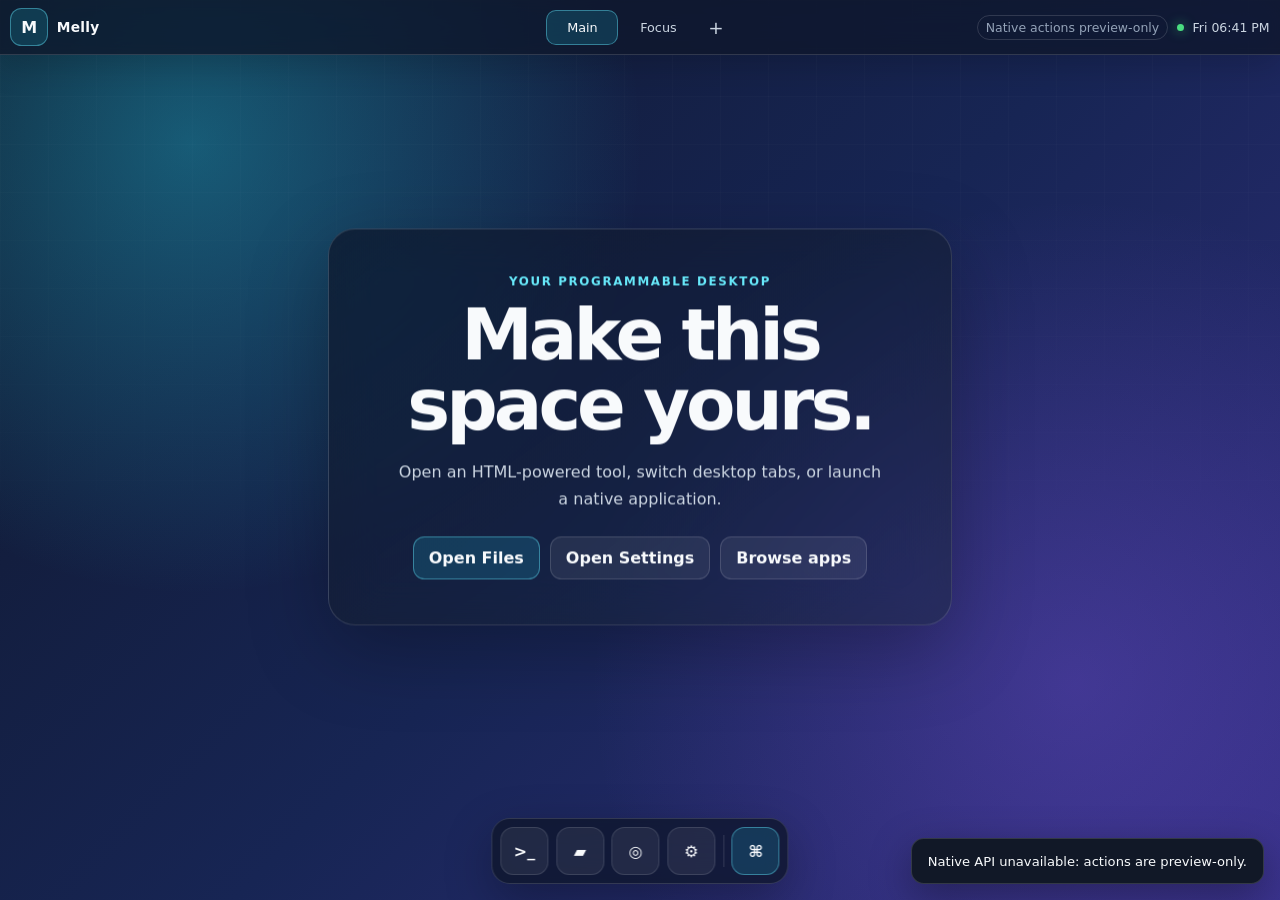
<file: index.html>
<!doctype html>
<html lang="en">
  <head>
    <meta charset="utf-8">
    <meta name="viewport" content="width=device-width, initial-scale=1">
    <meta name="color-scheme" content="dark">
    <meta name="theme-color" content="#111827">
    <title>Melly Desktop</title>
    <link rel="stylesheet" href="styles/desktop.css">
    <script type="module" src="scripts/desktop.js"></script>
  </head>
  <body>
    <melly-desktop-app>
      <p class="loading-message">Loading Melly Desktop…</p>
    </melly-desktop-app>

    <noscript>
      <p class="noscript-message">This desktop needs JavaScript for interactive components.</p>
    </noscript>
  </body>
</html>
</file>
<file: styles/desktop.css>
:root {
  color-scheme: dark;
  font-family: Inter, ui-sans-serif, system-ui, -apple-system, BlinkMacSystemFont, "Segoe UI", sans-serif;
  background: #0f172a;
  color: #f8fafc;
}

* {
  box-sizing: border-box;
}

html,
body {
  width: 100%;
  min-width: 320px;
  height: 100%;
  margin: 0;
  overflow: hidden;
}

body {
  background: #0f172a;
}

melly-desktop-app {
  display: block;
  width: 100%;
  height: 100%;
}

.loading-message,
.noscript-message {
  position: fixed;
  inset: auto 1rem 1rem;
  margin: 0;
  padding: 0.85rem 1rem;
  border: 1px solid rgb(255 255 255 / 16%);
  border-radius: 0.8rem;
  background: #111827;
  color: #e2e8f0;
  box-shadow: 0 0.8rem 2.5rem rgb(0 0 0 / 30%);
}

.noscript-message {
  background: #7f1d1d;
}
</file>
